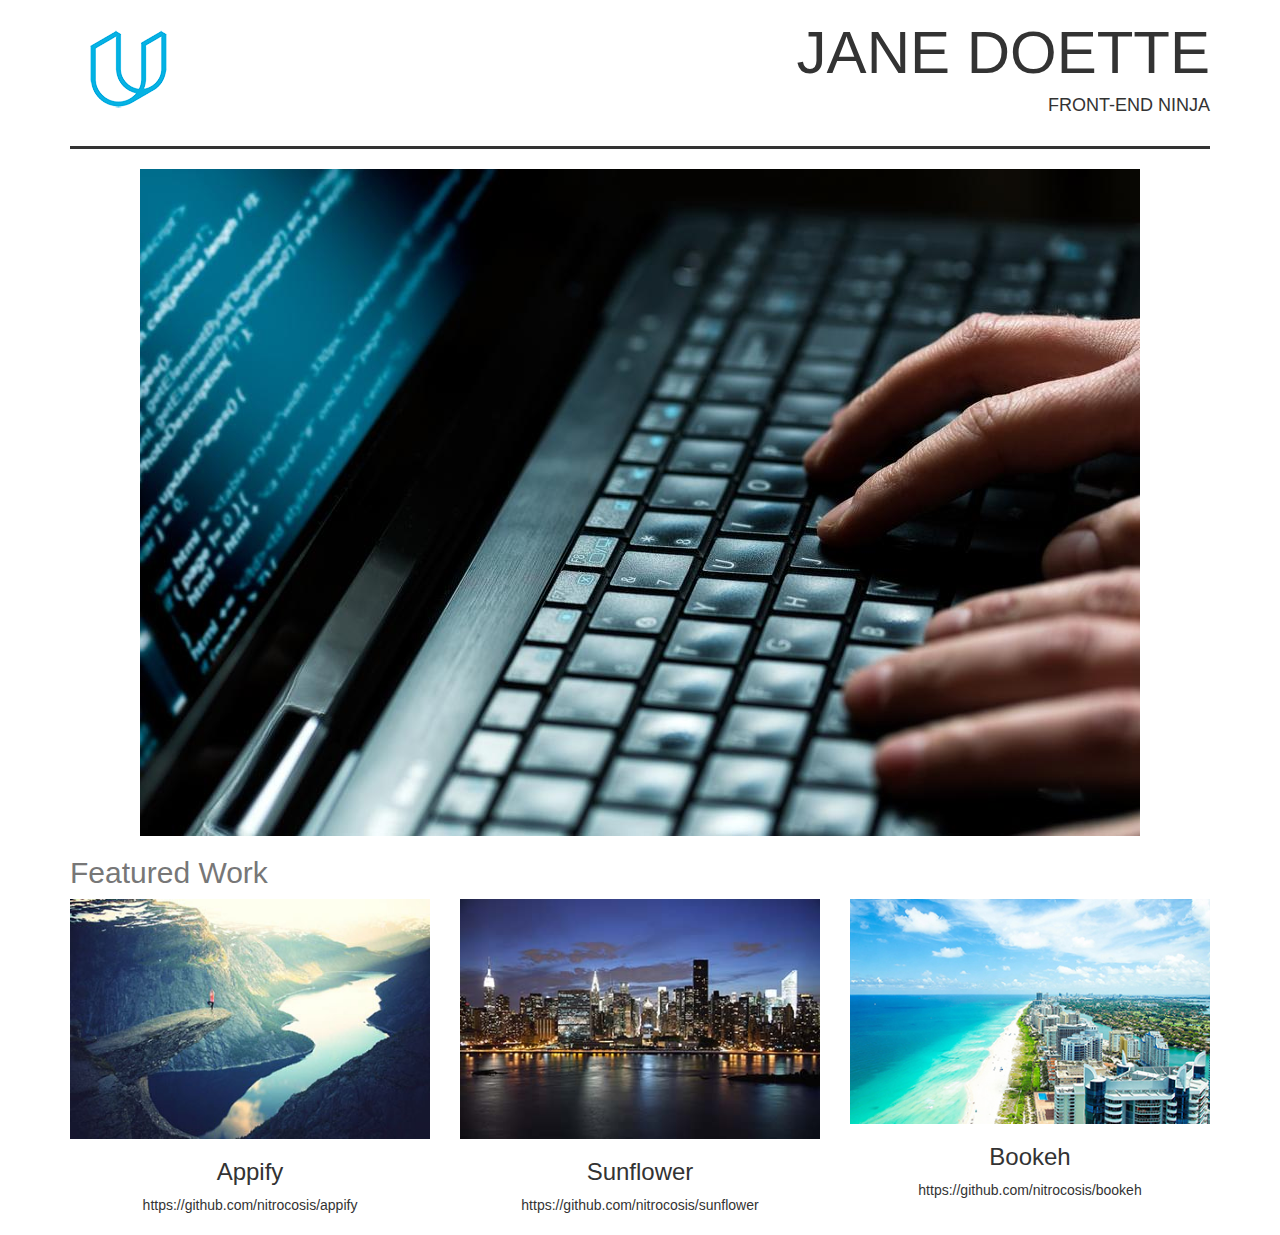
<file: index.html>
<!DOCTYPE html>
<html lang="en">

<head>
  <meta charset="UTF-8">
  <meta name="viewport" content="width=device-width, initial-scale=1.0">
  <title>Portfolio</title>
  <link href="https://fonts.googleapis.com/css?family=Lato:100,300" rel="stylesheet">
  <link rel="stylesheet" type="text/css" title="stylesheet" href="css/stylesheet.css">
  <link rel="stylesheet" href="bootstrap/css/bootstrap.css" />
</head>


<body>
  <header class="container">
    <div class="row">
      <div class="col-md-6">
        <img class="title-logo" src="images/logo3.png" alt="udacity logo" />
      </div>
      <div class="col-md-6 text-right text-uppercase">
        <h1 class="title-super text-thin">Jane Doette</h1>
        <h4>Front-end Ninja</h4>
      </div>
    </div>

    <div class="row">
      <div class="col-md-12">
        <hr class="horizontal-line" />
      </div>
    </div>
  </header>

  <main class="container">

    <figure class="row">
      <div class="col-md-12">
        <img class="img-responsive center-block" src="images/keyboard.jpg" alt="keyboard" />
      </div>
    </figure>

    <section class="row">
      <div class="col-md-12">
        <h2 class="text-muted">Featured Work</h2>
      </div>
    </section>

    <section class="row text-center">
      <figure class="col-md-4">
        <img class="img-responsive center-block" src="images/norway.jpg" alt="Trolltunga" />
        <h3 class="uppercase">Appify</h3>
        <figcaption>https://github.com/nitrocosis/appify</figcaption>
      </figure>
      <figure class="col-md-4">
        <img class="img-responsive center-block" src="images/nyc.jpg" alt="NYC" />
        <h3 class="uppercase">Sunflower</h3>
        <figcaption>https://github.com/nitrocosis/sunflower</figcaption>
      </figure>
      <figure class="col-md-4">
        <img class="img-responsive center-block" src="images/miami_beach.jpg" alt="Miami Beach" />
        <h3 class="uppercase">Bookeh</h3>
        <figcaption>https://github.com/nitrocosis/bookeh</figcaption>
      </figure>
    </section>
  </main>
</body>

</html>
</file>
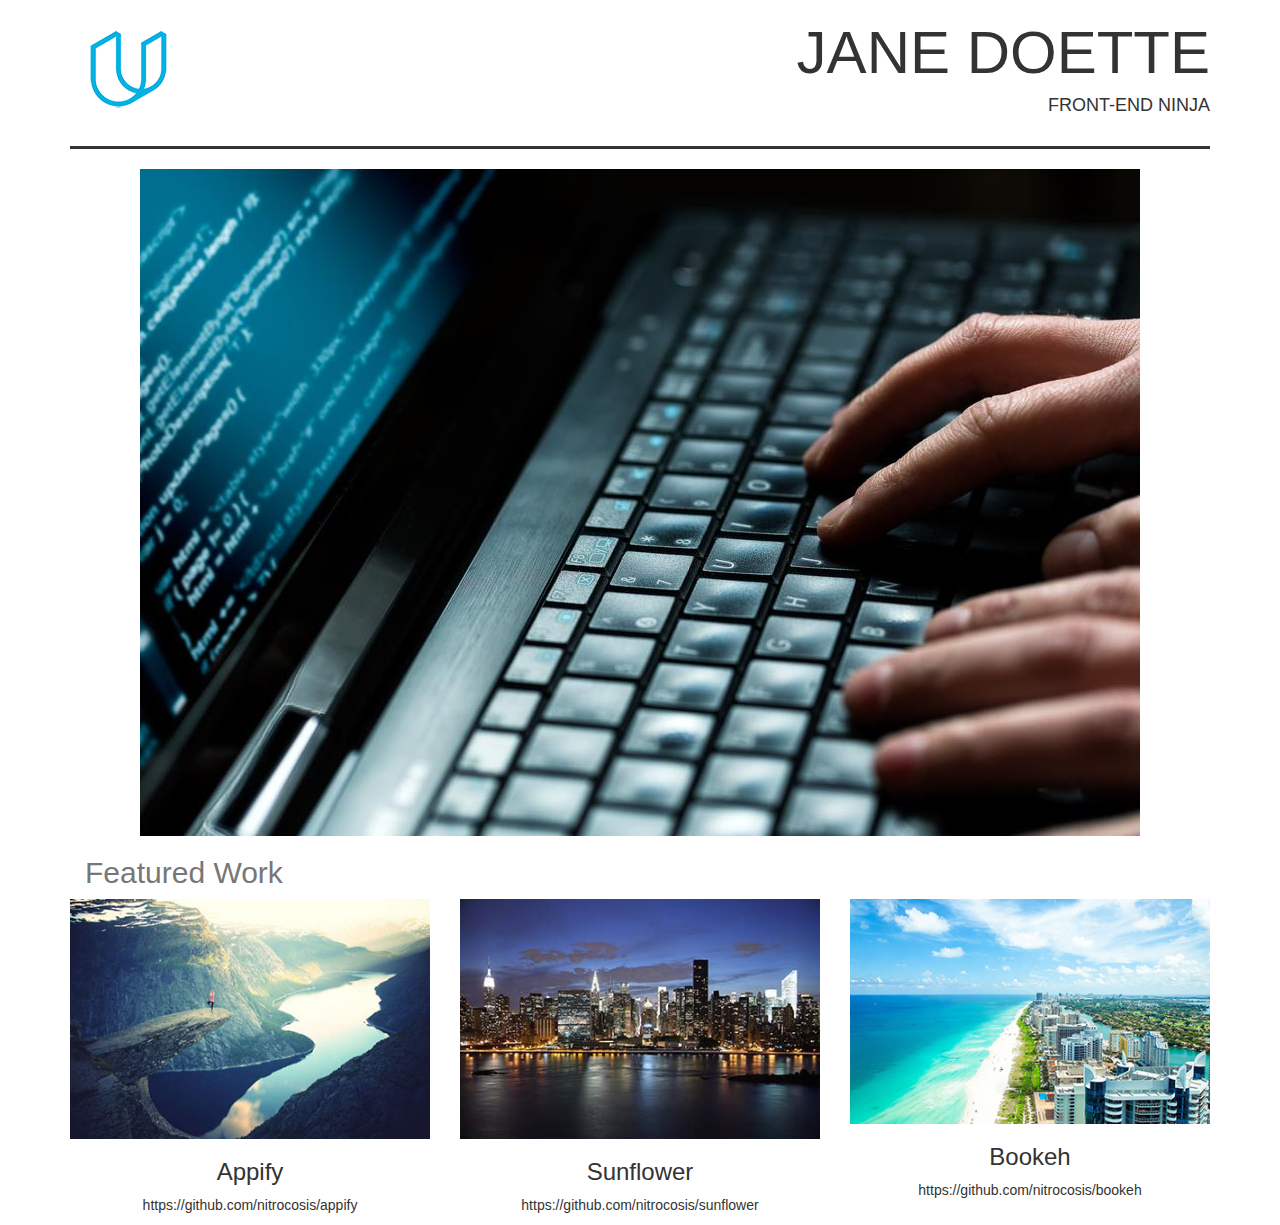
<file: main.html>
<!DOCTYPE html>
<html lang="en">

<head>
  <meta charset="UTF-8">
  <meta name="viewport" content="width=device-width, initial-scale=1.0">
  <title>Portfolio</title>
  <link href="https://fonts.googleapis.com/css?family=Lato:100,300" rel="stylesheet">
  <link rel="stylesheet" type="text/css" title="stylesheet" href="css/stylesheet.css">
  <link rel="stylesheet" href="bootstrap/css/bootstrap.css" />
</head>



<body>
  <div class="container">
    <div class="row">
      <div class="col-md-6">
        <img class="title-logo" src="images/logo3.png" alt="udacity logo" />
      </div>
      <div class="col-md-6 text-right text-uppercase">
        <h1 class="title-super text-thin">Jane Doette</h1>
        <h4>Front-end Ninja</h4>
      </div>
    </div>

    <div class="row">
      <div class="col-md-12">
        <hr style="height:3px;border:none;color:#7d97ad;background-color:#333;" />
      </div>
    </div>

    <div class="row">
      <div class="col-md-12">
        <img class="img-responsive center-block" src="images/keyboard.jpg" alt="keyboard" />
      </div>
    </div>

    <div class="col-md-12">
      <h2 class="text-muted">Featured Work</h2>
    </div>

    <div class="row text-center" id="bottom-img">

      <div class="col-md-4">
        <img class="img-responsive" src="images/norway.jpg" alt="Trolltunga" />
        <h3 class="uppercase">Appify</h3>
        <p>https://github.com/nitrocosis/appify</p>
      </div>
      <div class="col-md-4">
        <img class="img-respnsive" src="images/nyc.jpg" alt="NYC" />
        <h3 class="uppercase">Sunflower</h3>
        <p>https://github.com/nitrocosis/sunflower</p>
      </div>
      <div class="col-md-4">
        <img class="img-responsive" src="images/miami_beach.jpg" alt="Miami Beach" />
        <h3 class="uppercase">Bookeh</h3>
        <p>https://github.com/nitrocosis/bookeh</p>
      </div>
    </div>
  </div>
</body>

</html>
</file>
<file: css/stylesheet.css>
img {
  max-width: 100%;
  height: auto;
}

body {
  font-family: "Lato", sans-serif;
  color: #2d3c49;
  font-weight: 300;
}

figcaption {
  padding-bottom: 20px;
}

.text-muted {
  color: #bcbbbb;
}

.text-thin {
  font-weight: 100;
}

.title-super {
  font-size: 60px;
}

.title-logo {
  margin-top: 20px;
}

.horizontal-line {
  height: 3px;
  border: none;
  color: #7d97ad;
  background-color: #333;
}
</file>
